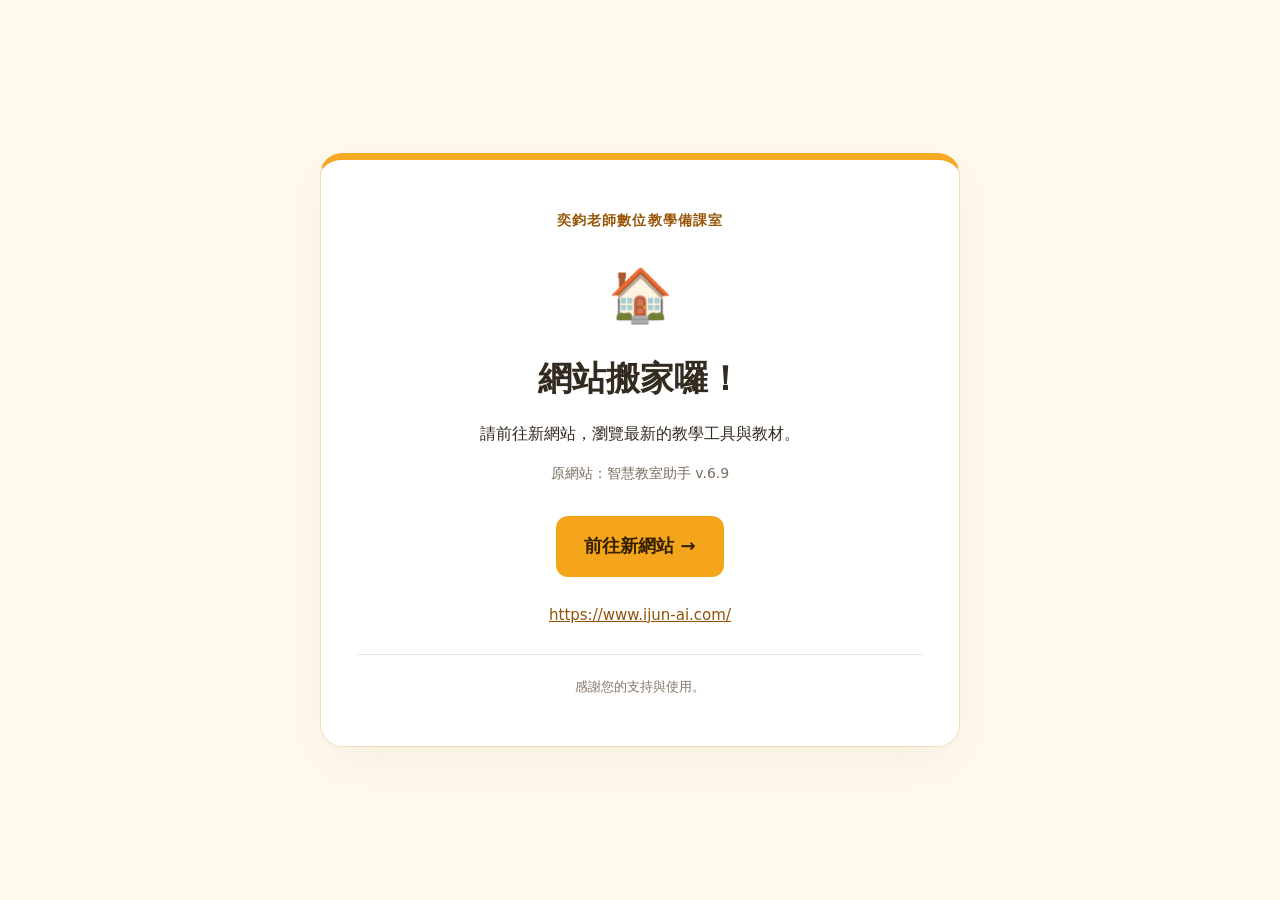
<file: index.html>
<!doctype html>
<html lang="zh-Hant">
<head>
<meta charset="utf-8">
<meta name="viewport" content="width=device-width, initial-scale=1">
<meta name="description" content="網站搬家通知，請前往奕鈞老師數位教學備課室。">
<meta name="ijun-relocation" content="ijun-github-relocation-20261021">
<link rel="canonical" href="https://www.ijun-ai.com/">
<title>網站搬家通知｜奕鈞老師</title>
<style>
*{box-sizing:border-box}body{margin:0;min-height:100vh;min-height:100svh;display:grid;place-items:center;padding:28px 18px;background:#fff9ee;color:#332a20;font-family:"Microsoft JhengHei","Noto Sans TC",system-ui,sans-serif;line-height:1.8}
main{width:100%;max-width:640px;padding:48px 36px;background:#fff;border:1px solid #f0dbb7;border-top:7px solid #f6aa24;border-radius:22px;box-shadow:0 16px 50px #8b5c1710;text-align:center}
.brand{margin:0;color:#985506;font-weight:700;letter-spacing:.08em;font-size:14px}.icon{font-size:52px;margin:16px 0 8px}h1{font-size:34px;line-height:1.4;margin:12px 0 18px}p{margin:12px 0}.original{color:#796e60;font-size:14px;overflow-wrap:anywhere}.button{display:inline-block;margin:18px 0 12px;padding:14px 28px;background:#f5a51b;color:#332100;border-radius:12px;font-size:18px;font-weight:700;text-decoration:none}.button:hover{background:#ffc35a}.button:focus-visible{outline:3px solid #654016;outline-offset:5px}.url{color:#925208;overflow-wrap:anywhere;font-size:15px}footer{margin-top:24px;padding-top:20px;border-top:1px solid #f0e7db;color:#857667;font-size:13px}@media(max-width:480px){main{padding:34px 22px}h1{font-size:29px}}
</style>
</head>
<body>
<main>
<p class="brand">奕鈞老師數位教學備課室</p>
<div class="icon" aria-hidden="true">🏠</div>
<h1>網站搬家囉！</h1>
<p>請前往新網站，瀏覽最新的教學工具與教材。</p>
<p class="original">原網站：智慧教室助手 v.6.9</p>
<a class="button" href="https://www.ijun-ai.com/">前往新網站 →</a>
<p><a class="url" href="https://www.ijun-ai.com/">https://www.ijun-ai.com/</a></p>
<footer>感謝您的支持與使用。</footer>
</main>
</body>
</html>
</file>
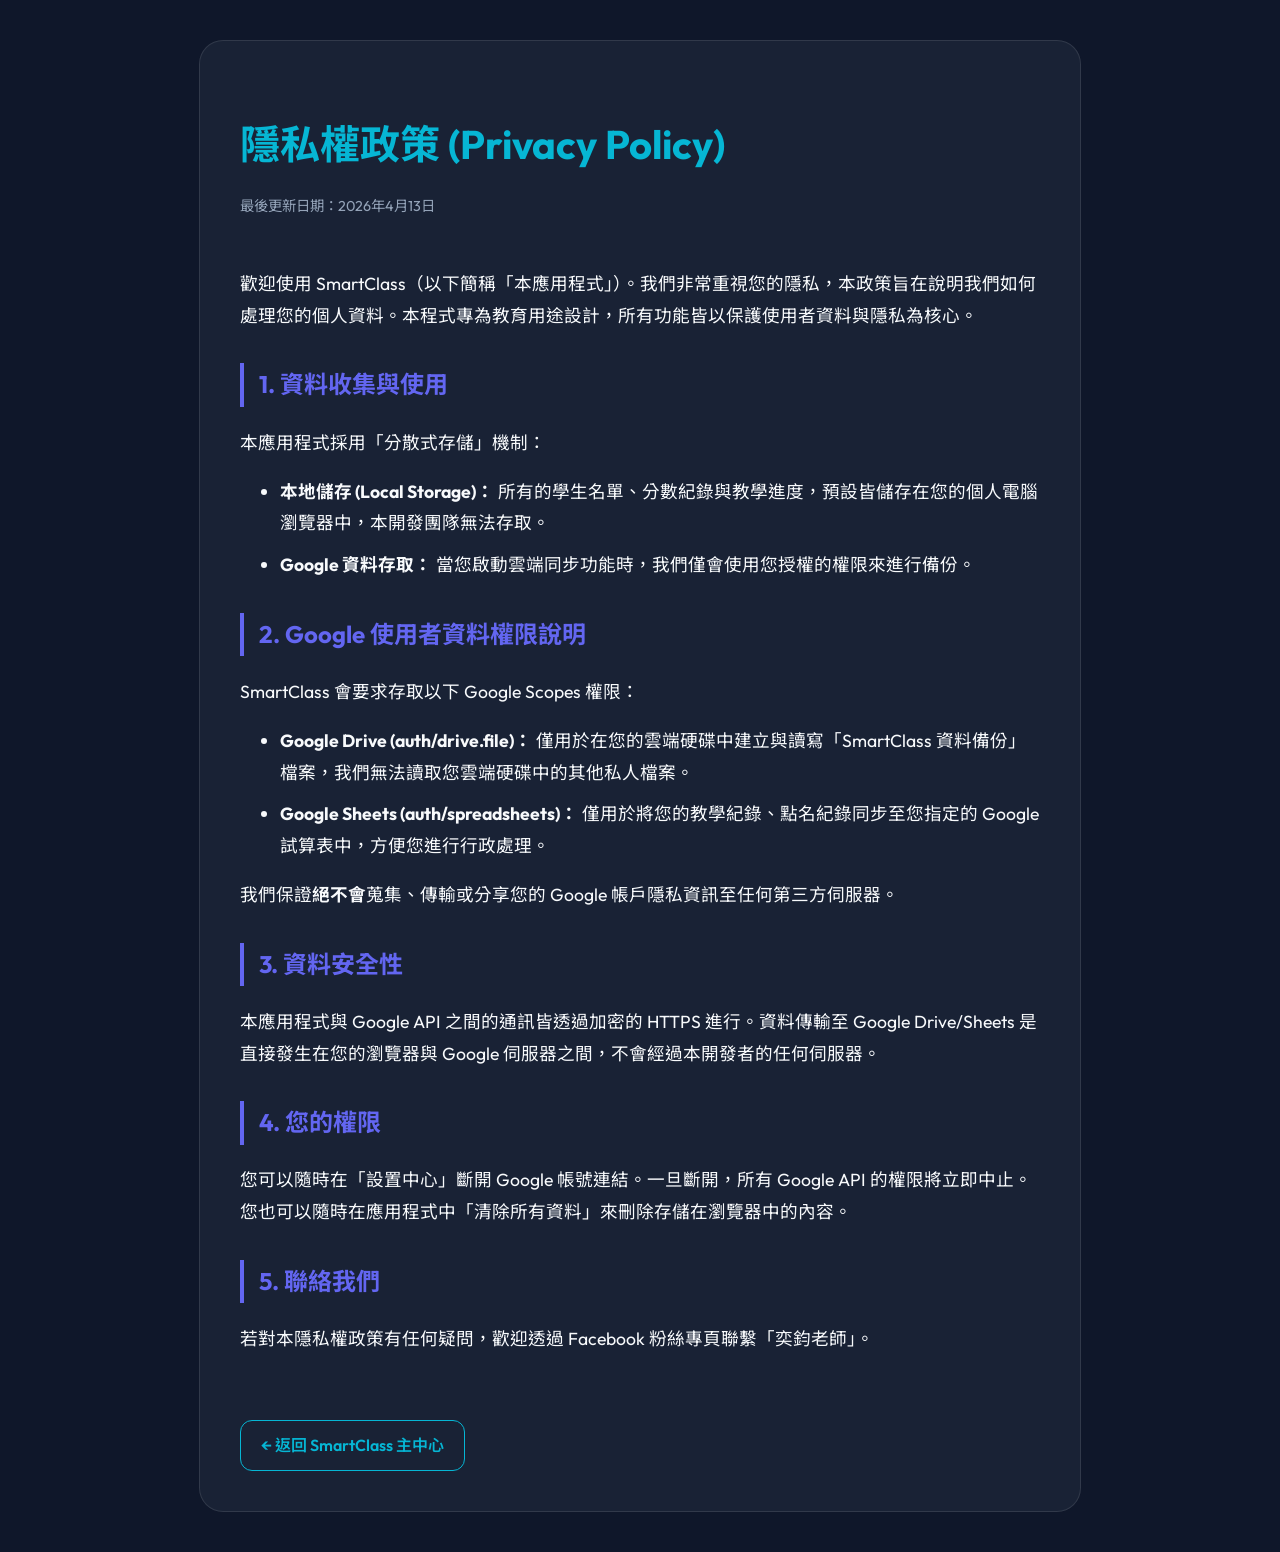
<file: privacy.html>
<!DOCTYPE html>
<html lang="zh-TW">
<head>
    <meta charset="UTF-8">
    <meta name="viewport" content="width=device-width, initial-scale=1.0">
    <title>隱私權政策 - SmartClass</title>
    <link rel="preconnect" href="https://fonts.googleapis.com">
    <link rel="preconnect" href="https://fonts.gstatic.com" crossorigin>
    <link href="https://fonts.googleapis.com/css2?family=Outfit:wght@300;400;600;700&family=Noto+Sans+TC:wght@400;700&display=swap" rel="stylesheet">
    <style>
        :root {
            --primary: #6366f1;
            --secondary: #06b6d4;
            --bg-dark: #0f172a;
            --bg-card: rgba(30, 41, 59, 0.7);
            --text-main: #f8fafc;
            --text-muted: #94a3b8;
        }
        body {
            margin: 0;
            padding: 0;
            background: var(--bg-dark);
            color: var(--text-main);
            font-family: 'Outfit', 'Noto Sans TC', sans-serif;
            line-height: 1.8;
            overflow-x: hidden;
        }
        .container {
            max-width: 800px;
            margin: 40px auto;
            padding: 40px;
            background: var(--bg-card);
            backdrop-filter: blur(10px);
            border: 1px solid rgba(255, 255, 255, 0.1);
            border-radius: 24px;
            animation: fadeIn 0.6s ease-out;
        }
        @keyframes fadeIn {
            from { opacity: 0; transform: translateY(20px); }
            to { opacity: 1; transform: translateY(0); }
        }
        h1 { color: var(--secondary); font-size: 2.5rem; margin-bottom: 0.5rem; }
        h2 { color: var(--primary); font-size: 1.5rem; margin-top: 2rem; border-left: 4px solid var(--primary); padding-left: 15px; }
        p, li { color: var(--text-main); font-size: 1.1rem; }
        li { margin-bottom: 10px; }
        .last-updated { color: var(--text-muted); font-size: 0.9rem; margin-bottom: 3rem; }
        .back-link { display: inline-block; margin-top: 3rem; color: var(--secondary); text-decoration: none; font-weight: 600; padding: 10px 20px; border: 1px solid var(--secondary); border-radius: 12px; transition: 0.3s; }
        .back-link:hover { background: var(--secondary); color: white; }
    </style>
</head>
<body>
    <div class="container">
        <h1>隱私權政策 (Privacy Policy)</h1>
        <p class="last-updated">最後更新日期：2026年4月13日</p>

        <p>歡迎使用 SmartClass（以下簡稱「本應用程式」）。我們非常重視您的隱私，本政策旨在說明我們如何處理您的個人資料。本程式專為教育用途設計，所有功能皆以保護使用者資料與隱私為核心。</p>

        <h2>1. 資料收集與使用</h2>
        <p>本應用程式採用「分散式存儲」機制：</p>
        <ul>
            <li><strong>本地儲存 (Local Storage)：</strong> 所有的學生名單、分數紀錄與教學進度，預設皆儲存在您的個人電腦瀏覽器中，本開發團隊無法存取。</li>
            <li><strong>Google 資料存取：</strong> 當您啟動雲端同步功能時，我們僅會使用您授權的權限來進行備份。</li>
        </ul>

        <h2>2. Google 使用者資料權限說明</h2>
        <p>SmartClass 會要求存取以下 Google Scopes 權限：</p>
        <ul>
            <li><strong>Google Drive (auth/drive.file)：</strong> 僅用於在您的雲端硬碟中建立與讀寫「SmartClass 資料備份」檔案，我們無法讀取您雲端硬碟中的其他私人檔案。</li>
            <li><strong>Google Sheets (auth/spreadsheets)：</strong> 僅用於將您的教學紀錄、點名紀錄同步至您指定的 Google 試算表中，方便您進行行政處理。</li>
        </ul>
        <p>我們保證<strong>絕不會</strong>蒐集、傳輸或分享您的 Google 帳戶隱私資訊至任何第三方伺服器。</p>

        <h2>3. 資料安全性</h2>
        <p>本應用程式與 Google API 之間的通訊皆透過加密的 HTTPS 進行。資料傳輸至 Google Drive/Sheets 是直接發生在您的瀏覽器與 Google 伺服器之間，不會經過本開發者的任何伺服器。</p>

        <h2>4. 您的權限</h2>
        <p>您可以隨時在「設置中心」斷開 Google 帳號連結。一旦斷開，所有 Google API 的權限將立即中止。您也可以隨時在應用程式中「清除所有資料」來刪除存儲在瀏覽器中的內容。</p>

        <h2>5. 聯絡我們</h2>
        <p>若對本隱私權政策有任何疑問，歡迎透過 Facebook 粉絲專頁聯繫「奕鈞老師」。</p>

        <a href="index.html" class="back-link">← 返回 SmartClass 主中心</a>
    </div>
</body>
</html>
</file>
